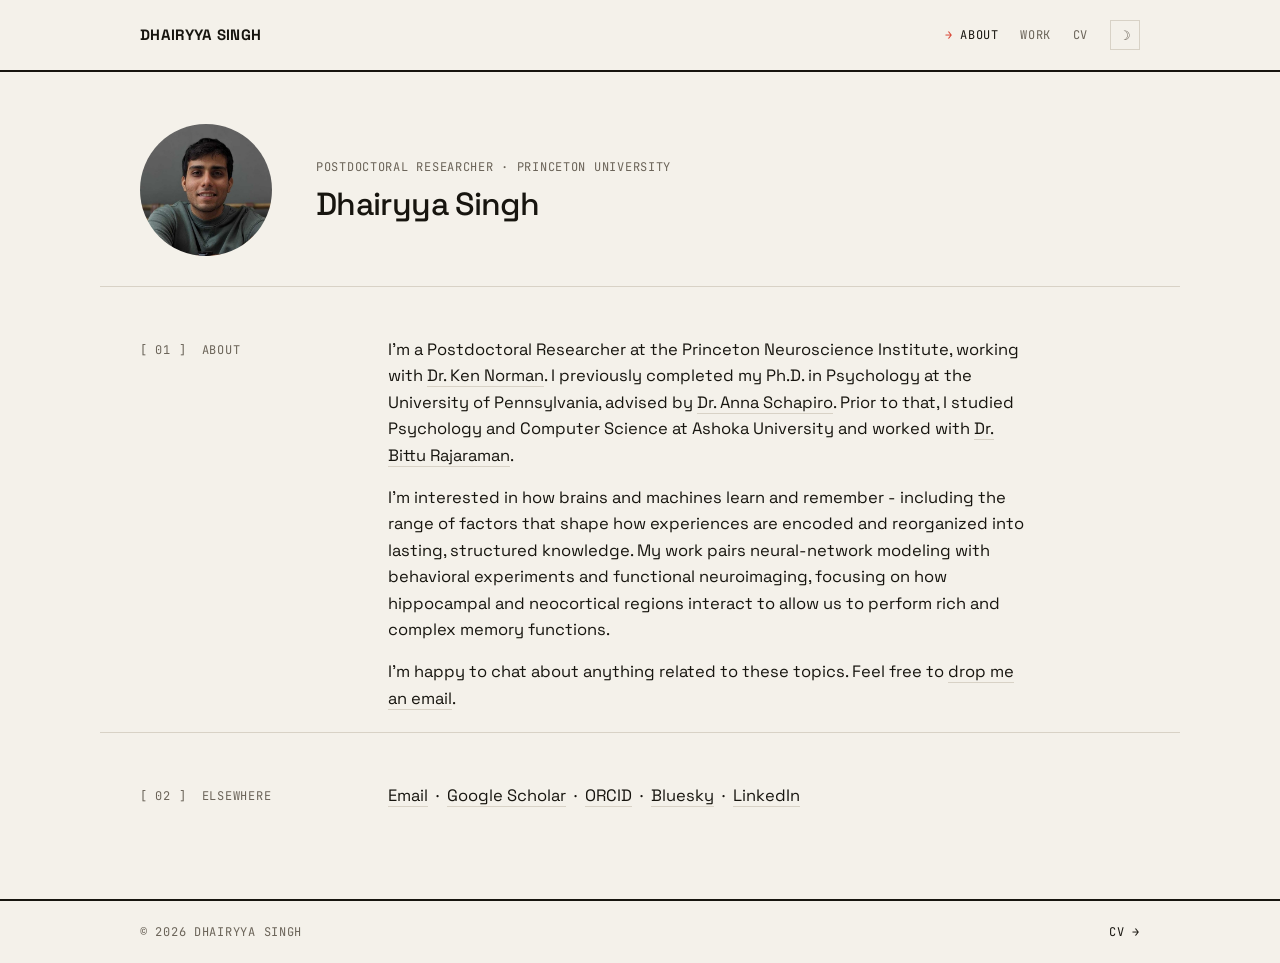
<file: index.html>
<!DOCTYPE html>
<html lang="en">
<head>
<meta charset="utf-8">
<meta name="viewport" content="width=device-width, initial-scale=1.0">
<!-- Google tag (gtag.js) -->
<script async src="https://www.googletagmanager.com/gtag/js?id=G-4NEB4MR0BH"></script>
<script>
  window.dataLayer = window.dataLayer || [];
  function gtag(){dataLayer.push(arguments);}
  gtag('js', new Date());
  gtag('config', 'G-4NEB4MR0BH');
</script>
<title>Dhairyya Singh</title>
<meta name="description" content="Postdoctoral Researcher.">
<link rel="preconnect" href="https://fonts.googleapis.com">
<link rel="preconnect" href="https://fonts.gstatic.com" crossorigin>
<link href="https://fonts.googleapis.com/css2?family=Space+Grotesk:wght@400;500;600;700&family=JetBrains+Mono:wght@400;500&display=swap" rel="stylesheet">
<link rel="stylesheet" href="style.css">
<link rel="icon" href="favicon.svg" type="image/svg+xml">
<link rel="alternate icon" href="favicon.ico" sizes="any">
<link rel="apple-touch-icon" href="apple-touch-icon.png">
<script>(function(){var s=localStorage.getItem('theme');document.documentElement.setAttribute('data-theme',s||'light');})();</script>
</head>
<body>

<header class="top">
  <div class="top-inner">
    <a class="brand" href="index.html">DHAIRYYA SINGH</a>
    <nav class="nav-links">
      <a href="index.html" class="active">About</a>
      <a href="publications.html">Work</a>
      <a href="cv.html">CV</a>
      <button id="theme-toggle" class="theme-toggle" aria-label="Toggle dark mode">☽</button>
    </nav>
  </div>
</header>

<main class="content">

<section class="hero">
  <div class="hero-row">
    <span class="portrait"><img src="images/profile.jpg" alt="Dhairyya Singh"></span>
    <div class="hero-main">
      <span class="kicker mono">Postdoctoral Researcher · Princeton University</span>
      <h1 class="name">Dhairyya Singh</h1>
    </div>
  </div>
</section>

<div class="grid">
  <div class="label mono">[ 01 ] &nbsp;About</div>
  <div class="body">
    <p>
      I'm a Postdoctoral Researcher at the Princeton Neuroscience Institute, working with 
      <a href="https://compmem.princeton.edu/">Dr. Ken Norman</a>.
      I previously completed my Ph.D. in Psychology at the University of Pennsylvania, advised by
      <a href="https://www.schapirolab.org/">Dr. Anna Schapiro</a>. 
      Prior to that, I studied Psychology and Computer Science at Ashoka University and worked with
      <a href="https://www.neuroethology.in/">Dr. Bittu Rajaraman</a>.
    </p>
    <p>
      I'm interested in how brains and machines learn and remember - including the range of factors
      that shape how experiences are encoded and reorganized into lasting, structured
      knowledge. My work pairs neural-network modeling with behavioral experiments and functional neuroimaging,
      focusing on how hippocampal and neocortical regions interact to allow us to perform rich and complex memory functions.
    </p>
    <p>
      I'm happy to chat about anything related to these topics. Feel free to
      <a href="mailto:dhairyya.singh@princeton.edu">drop me an email</a>.
    </p>
  </div>
</div>

<hr class="section-rule">

<div class="grid">
  <div class="label mono">[ 02 ] &nbsp;Elsewhere</div>
  <div class="body">
    <p>
      <a href="mailto:dhairyya.singh@princeton.edu">Email</a> &nbsp;·&nbsp;
      <a href="https://scholar.google.com/citations?user=8WJKr8sAAAAJ">Google Scholar</a> &nbsp;·&nbsp;
      <a href="https://orcid.org/0000-0002-3567-3059">ORCID</a> &nbsp;·&nbsp;
      <a href="https://bsky.app/profile/dhairyyasingh.bsky.social">Bluesky</a> &nbsp;·&nbsp;
      <a href="https://www.linkedin.com/in/dhairyya-singh-866b4a83/">LinkedIn</a>
    </p>
  </div>
</div>

</main>

<footer>
  <div class="foot-inner">
    <span class="mono">© 2026 Dhairyya Singh</span>
    <span class="mono"><a href="cv.html">CV →</a></span>
  </div>
</footer>

<script src="theme.js"></script>
</body>
</html>
</file>
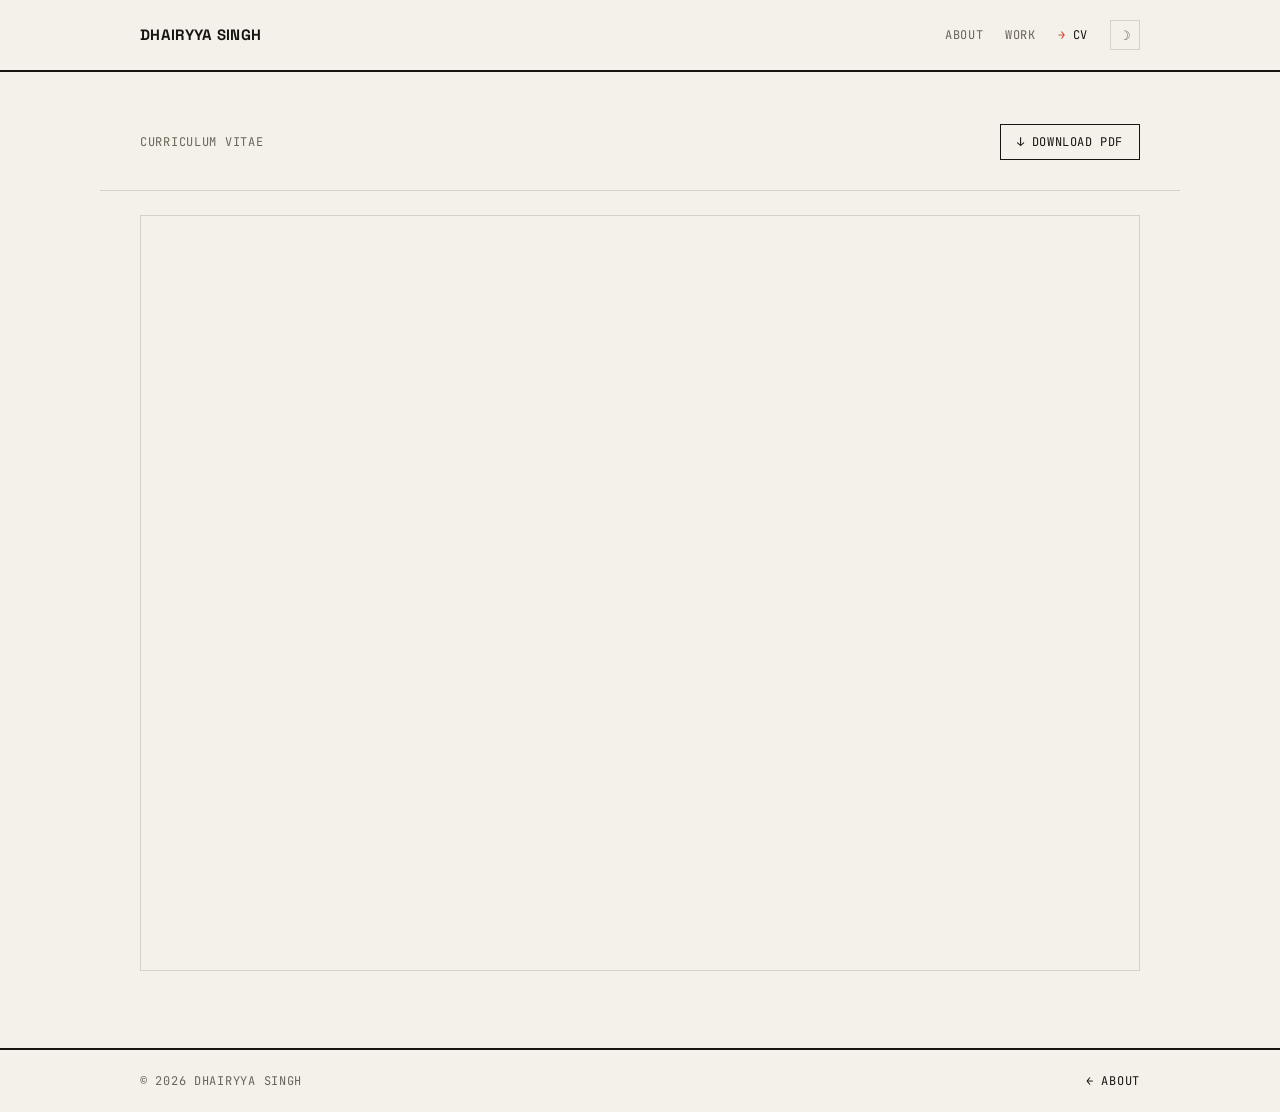
<file: cv.html>
<!DOCTYPE html>
<html lang="en">
<head>
<meta charset="utf-8">
<meta name="viewport" content="width=device-width, initial-scale=1.0">
<!-- Google tag (gtag.js) -->
<script async src="https://www.googletagmanager.com/gtag/js?id=G-4NEB4MR0BH"></script>
<script>
  window.dataLayer = window.dataLayer || [];
  function gtag(){dataLayer.push(arguments);}
  gtag('js', new Date());
  gtag('config', 'G-4NEB4MR0BH');
</script>
<title>CV — Dhairyya Singh</title>
<link rel="preconnect" href="https://fonts.googleapis.com">
<link rel="preconnect" href="https://fonts.gstatic.com" crossorigin>
<link href="https://fonts.googleapis.com/css2?family=Space+Grotesk:wght@400;500;600;700&family=JetBrains+Mono:wght@400;500&display=swap" rel="stylesheet">
<link rel="stylesheet" href="style.css">
<link rel="icon" href="favicon.svg" type="image/svg+xml">
<link rel="alternate icon" href="favicon.ico" sizes="any">
<link rel="apple-touch-icon" href="apple-touch-icon.png">
<script>(function(){var s=localStorage.getItem('theme');document.documentElement.setAttribute('data-theme',s||'light');})();</script>
</head>
<body>

<header class="top">
  <div class="top-inner">
    <a class="brand" href="index.html">DHAIRYYA SINGH</a>
    <nav class="nav-links">
      <a href="index.html">About</a>
      <a href="publications.html">Work</a>
      <a href="cv.html" class="active">CV</a>
      <button id="theme-toggle" class="theme-toggle" aria-label="Toggle dark mode">☽</button>
    </nav>
  </div>
</header>

<main class="content">

<section class="hero">
  <div class="hero-row">
    <div class="hero-main">
      <span class="kicker mono">Curriculum Vitae</span>
    </div>
    <a class="dl" href="files/Dhairyya_Singh_CV.pdf" download>↓ Download PDF</a>
  </div>
</section>

<div class="cv-frame">
  <iframe src="files/Dhairyya_Singh_CV.pdf#view=FitH" title="Dhairyya Singh CV">
    Your browser can't display the PDF inline.
    <a href="files/Dhairyya_Singh_CV.pdf">Download it here</a>.
  </iframe>
</div>

</main>

<footer>
  <div class="foot-inner">
    <span class="mono">© 2026 Dhairyya Singh</span>
    <span class="mono"><a href="index.html">← About</a></span>
  </div>
</footer>

<script src="theme.js"></script>
</body>
</html>
</file>
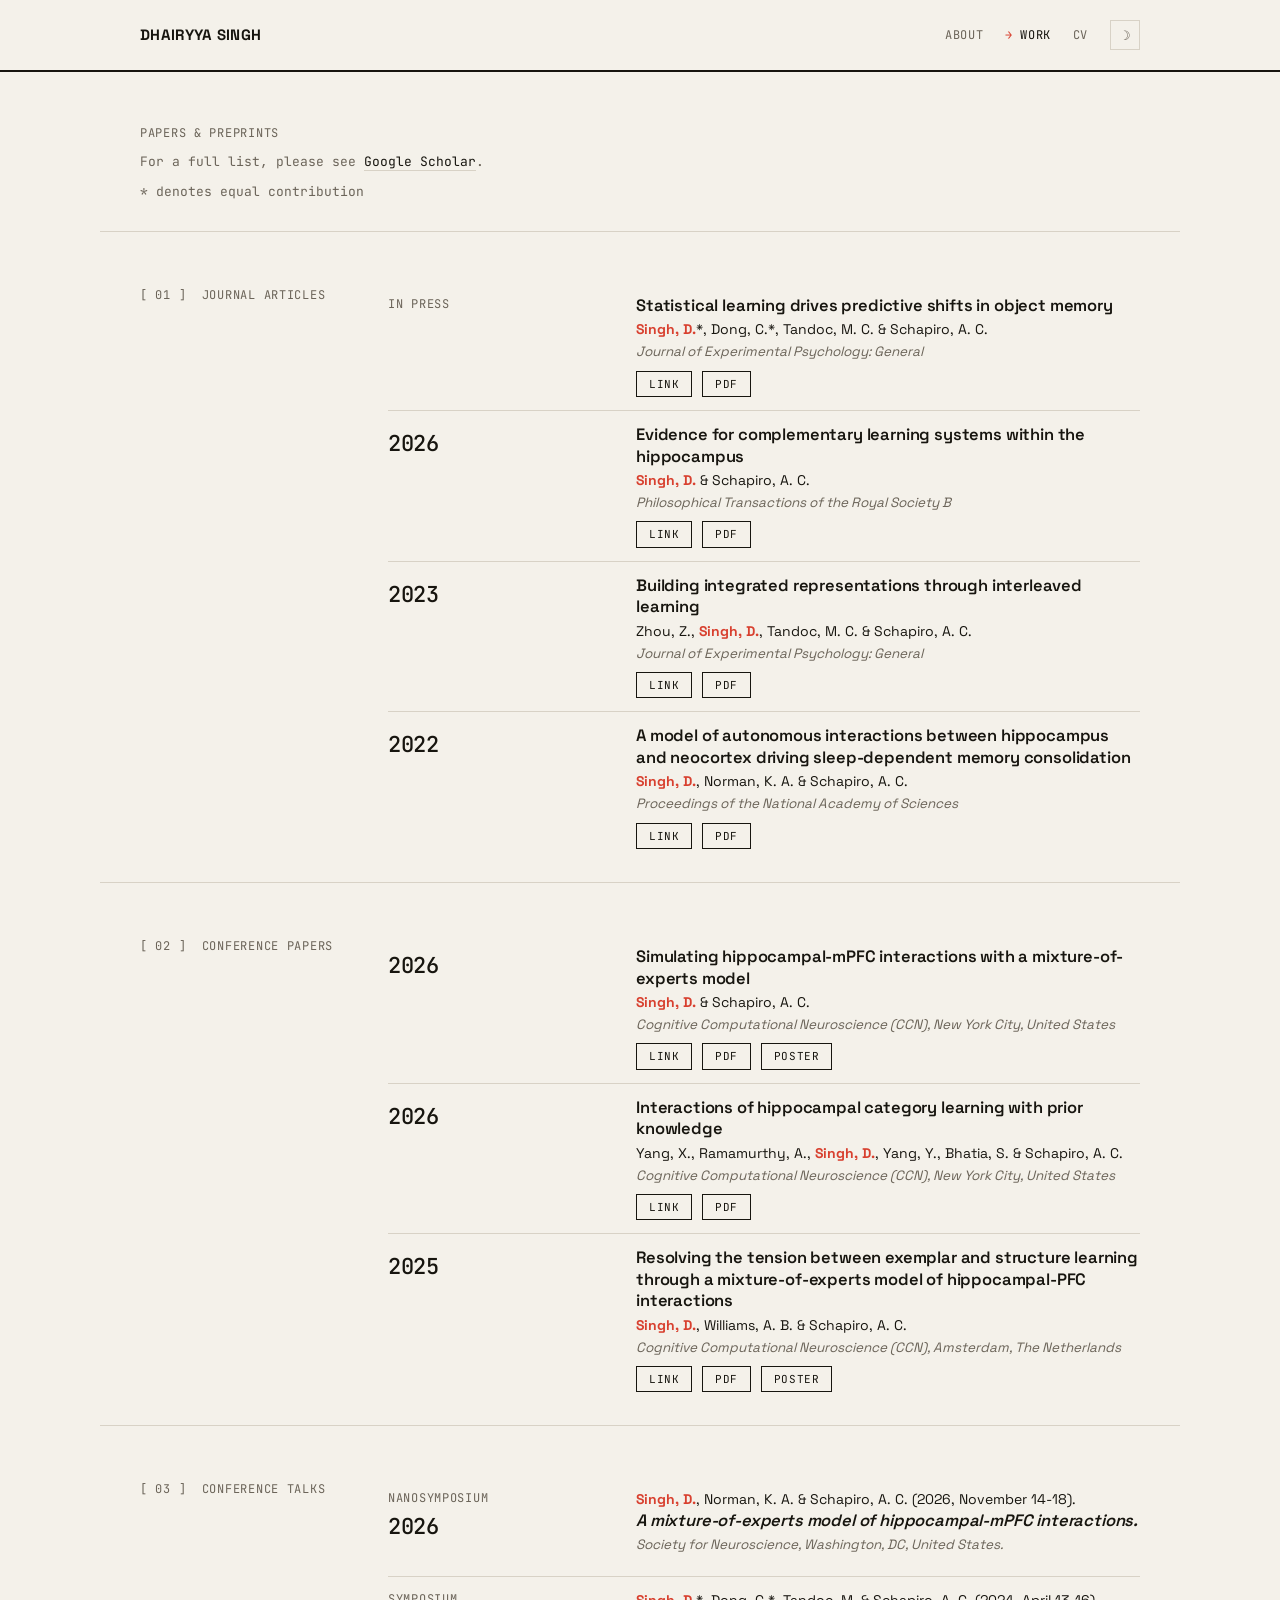
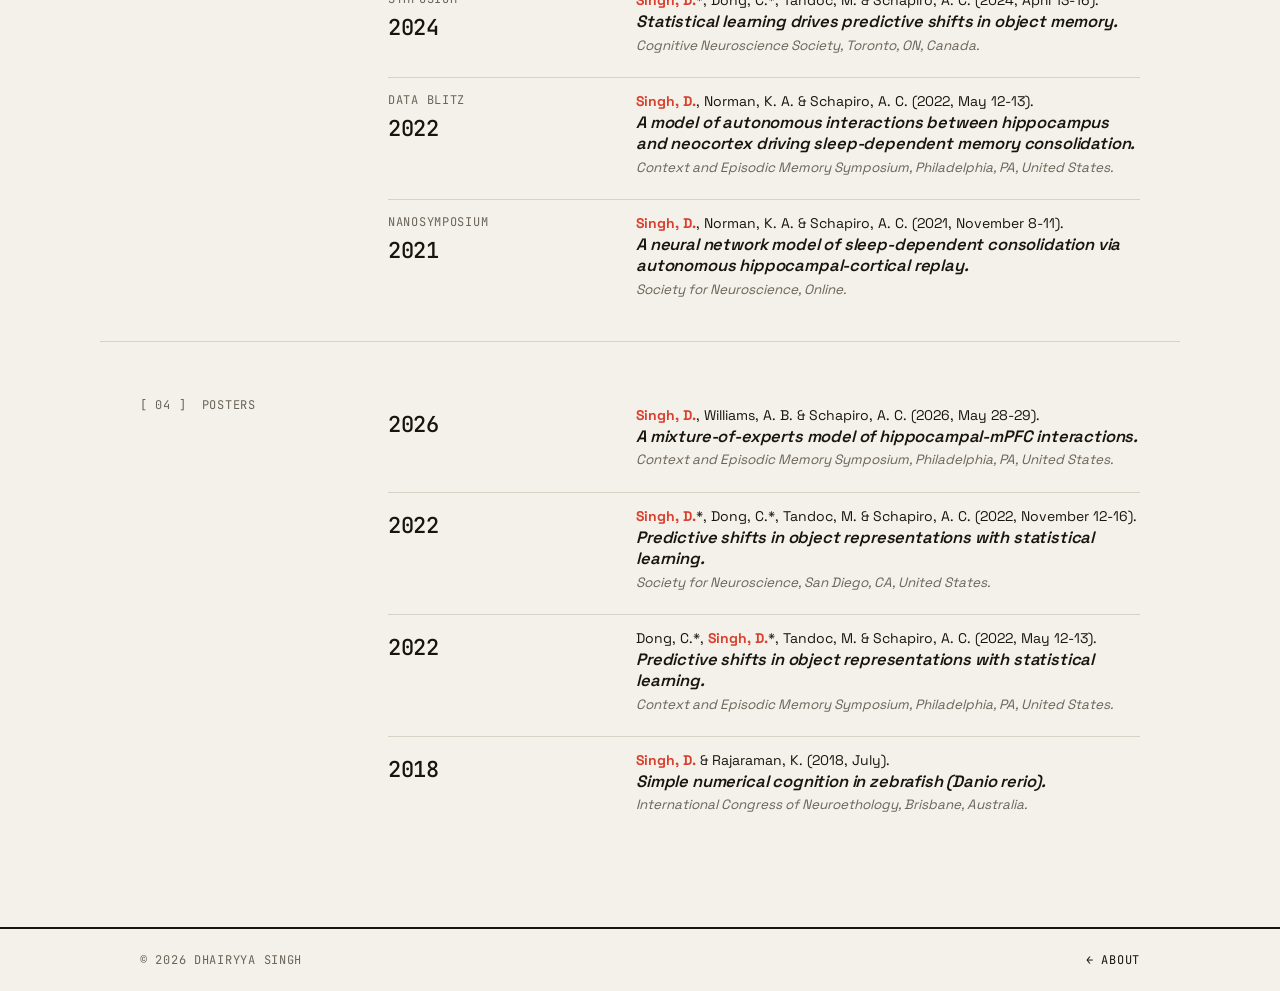
<file: publications.html>
<!DOCTYPE html>
<html lang="en">
<head>
<meta charset="utf-8">
<meta name="viewport" content="width=device-width, initial-scale=1.0">
<!-- Google tag (gtag.js) -->
<script async src="https://www.googletagmanager.com/gtag/js?id=G-4NEB4MR0BH"></script>
<script>
  window.dataLayer = window.dataLayer || [];
  function gtag(){dataLayer.push(arguments);}
  gtag('js', new Date());
  gtag('config', 'G-4NEB4MR0BH');
</script>
<title>Work — Dhairyya Singh</title>
<link rel="preconnect" href="https://fonts.googleapis.com">
<link rel="preconnect" href="https://fonts.gstatic.com" crossorigin>
<link href="https://fonts.googleapis.com/css2?family=Space+Grotesk:wght@400;500;600;700&family=JetBrains+Mono:wght@400;500&display=swap" rel="stylesheet">
<link rel="stylesheet" href="style.css">
<link rel="icon" href="favicon.svg" type="image/svg+xml">
<link rel="alternate icon" href="favicon.ico" sizes="any">
<link rel="apple-touch-icon" href="apple-touch-icon.png">
<script>(function(){var s=localStorage.getItem('theme');document.documentElement.setAttribute('data-theme',s||'light');})();</script>
</head>
<body>

<header class="top">
  <div class="top-inner">
    <a class="brand" href="index.html">DHAIRYYA SINGH</a>
    <nav class="nav-links">
      <a href="index.html">About</a>
      <a href="publications.html" class="active">Work</a>
      <a href="cv.html">CV</a>
      <button id="theme-toggle" class="theme-toggle" aria-label="Toggle dark mode">☽</button>
    </nav>
  </div>
</header>

<main class="content">

<section class="hero">
  <div class="hero-row">
    <div class="hero-main">
      <span class="kicker mono">Papers &amp; Preprints</span>
      <p class="note mono" style="text-transform:none;letter-spacing:0;">For a full list, please see <a href="https://scholar.google.com/citations?user=8WJKr8sAAAAJ">Google Scholar</a>.</p>
      <p class="note mono" style="text-transform:none;letter-spacing:0;">* denotes equal contribution</p>
    </div>
  </div>
</section>

<div class="grid">
  <div class="label mono">[ 01 ] &nbsp;Journal articles</div>
  <div class="body" style="max-width:none;">

    <div class="pub">
      <div class="idx mono">In press</div>
      <div>
        <span class="title">Statistical learning drives predictive shifts in object memory</span>
        <span class="authors"><span class="me">Singh, D.</span>*, Dong, C.*, Tandoc, M. C. &amp; Schapiro, A. C.</span>
        <span class="venue">Journal of Experimental Psychology: General</span>
        <span class="btns"><a href="https://doi.org/10.31234/osf.io/yuxb6_v1">Link</a><a href="files/pdfs/singh-2025-statistical-learning.pdf">PDF</a></span>
      </div>
    </div>

    <div class="pub">
      <div class="idx mono"><span class="year">2026</span></div>
      <div>
        <span class="title">Evidence for complementary learning systems within the hippocampus</span>
        <span class="authors"><span class="me">Singh, D.</span> &amp; Schapiro, A. C.</span>
        <span class="venue">Philosophical Transactions of the Royal Society B</span>
        <span class="btns"><a href="https://doi.org/10.1098/rstb.2025.0243">Link</a><a href="files/pdfs/singh-2025-cls-hippocampus.pdf">PDF</a></span>
      </div>
    </div>

    <div class="pub">
      <div class="idx mono"><span class="year">2023</span></div>
      <div>
        <span class="title">Building integrated representations through interleaved learning</span>
        <span class="authors">Zhou, Z., <span class="me">Singh, D.</span>, Tandoc, M. C. &amp; Schapiro, A. C.</span>
        <span class="venue">Journal of Experimental Psychology: General</span>
        <span class="btns"><a href="https://doi.org/10.1037/xge0001415">Link</a><a href="files/pdfs/zhou-2023-interleaved.pdf">PDF</a></span>
      </div>
    </div>

    <div class="pub">
      <div class="idx mono"><span class="year">2022</span></div>
      <div>
        <span class="title">A model of autonomous interactions between hippocampus and neocortex driving sleep-dependent memory consolidation</span>
        <span class="authors"><span class="me">Singh, D.</span>, Norman, K. A. &amp; Schapiro, A. C.</span>
        <span class="venue">Proceedings of the National Academy of Sciences</span>
        <span class="btns"><a href="https://doi.org/10.1073/pnas.2123432119">Link</a><a href="files/pdfs/singh-2022-pnas-consolidation.pdf">PDF</a></span>
      </div>
    </div>

  </div>
</div>

<hr class="section-rule">

<div class="grid">
  <div class="label mono">[ 02 ] &nbsp;Conference papers</div>
  <div class="body" style="max-width:none;">

    <div class="pub">
      <div class="idx mono"><span class="year">2026</span></div>
      <div>
        <span class="title">Simulating hippocampal-mPFC interactions with a mixture-of-experts model</span>
        <span class="authors"><span class="me">Singh, D.</span> &amp; Schapiro, A. C.</span>
        <span class="venue">Cognitive Computational Neuroscience (CCN), New York City, United States</span>
        <span class="btns"><a href="https://2026.ccneuro.org/poster/?id=su5Vo6RfLB">Link</a><a href="files/pdfs/singh-2026-ccn-moe.pdf">PDF</a><a href="files/pdfs/singh-2026-ccn-poster.pdf">Poster</a></span>
      </div>
    </div>

    <div class="pub">
      <div class="idx mono"><span class="year">2026</span></div>
      <div>
        <span class="title">Interactions of hippocampal category learning with prior knowledge</span>
        <span class="authors">Yang, X., Ramamurthy, A., <span class="me">Singh, D.</span>, Yang, Y., Bhatia, S. &amp; Schapiro, A. C.</span>
        <span class="venue">Cognitive Computational Neuroscience (CCN), New York City, United States</span>
        <span class="btns"><a href="https://openreview.net/pdf?id=imOFCx7PW5">Link</a><a href="files/pdfs/yang-2026-hippocampal-category-learning.pdf">PDF</a></span>
      </div>
    </div>

    <div class="pub">
      <div class="idx mono"><span class="year">2025</span></div>
      <div>
        <span class="title">Resolving the tension between exemplar and structure learning through a mixture-of-experts model of hippocampal-PFC interactions</span>
        <span class="authors"><span class="me">Singh, D.</span>, Williams, A. B. &amp; Schapiro, A. C.</span>
        <span class="venue">Cognitive Computational Neuroscience (CCN), Amsterdam, The Netherlands</span>
        <span class="btns"><a href="https://2025.ccneuro.org/abstract_pdf/Singh_2025_Resolving_tension_exemplar_structure_learning_mixture-of-experts.pdf">Link</a><a href="files/pdfs/singh-2025-ccn-moe.pdf">PDF</a><a href="files/pdfs/singh-2025-ccn-poster.pdf">Poster</a></span>
      </div>
    </div>

  </div>
</div>

<hr class="section-rule">

<div class="grid">
  <div class="label mono">[ 03 ] &nbsp;Conference talks</div>
  <div class="body" style="max-width:none;">

    <div class="pub">
      <div class="idx mono">Nanosymposium<span class="year">2026</span></div>
      <div>
        <span class="authors"><span class="me">Singh, D.</span>, Norman, K. A. &amp; Schapiro, A. C. (2026, November 14-18).</span>
        <span class="title"><em>A mixture-of-experts model of hippocampal-mPFC interactions.</em></span>
        <span class="venue">Society for Neuroscience, Washington, DC, United States.</span>
      </div>
    </div>

    <div class="pub">
      <div class="idx mono">Symposium<span class="year">2024</span></div>
      <div>
        <span class="authors"><span class="me">Singh, D.</span>*, Dong, C.*, Tandoc, M. &amp; Schapiro, A. C. (2024, April 13-16).</span>
        <span class="title"><em>Statistical learning drives predictive shifts in object memory.</em></span>
        <span class="venue">Cognitive Neuroscience Society, Toronto, ON, Canada.</span>
      </div>
    </div>

    <div class="pub">
      <div class="idx mono">Data blitz<span class="year">2022</span></div>
      <div>
        <span class="authors"><span class="me">Singh, D.</span>, Norman, K. A. &amp; Schapiro, A. C. (2022, May 12-13).</span>
        <span class="title"><em>A model of autonomous interactions between hippocampus and neocortex driving sleep-dependent memory consolidation.</em></span>
        <span class="venue">Context and Episodic Memory Symposium, Philadelphia, PA, United States.</span>
      </div>
    </div>

    <div class="pub">
      <div class="idx mono">Nanosymposium<span class="year">2021</span></div>
      <div>
        <span class="authors"><span class="me">Singh, D.</span>, Norman, K. A. &amp; Schapiro, A. C. (2021, November 8-11).</span>
        <span class="title"><em>A neural network model of sleep-dependent consolidation via autonomous hippocampal-cortical replay.</em></span>
        <span class="venue">Society for Neuroscience, Online.</span>
      </div>
    </div>

  </div>
</div>

<hr class="section-rule">

<div class="grid">
  <div class="label mono">[ 04 ] &nbsp;Posters</div>
  <div class="body" style="max-width:none;">

    <div class="pub">
      <div class="idx mono"><span class="year">2026</span></div>
      <div>
        <span class="authors"><span class="me">Singh, D.</span>, Williams, A. B. &amp; Schapiro, A. C. (2026, May 28-29).</span>
        <span class="title"><em>A mixture-of-experts model of hippocampal-mPFC interactions.</em></span>
        <span class="venue">Context and Episodic Memory Symposium, Philadelphia, PA, United States.</span>
      </div>
    </div>

    <div class="pub">
      <div class="idx mono"><span class="year">2022</span></div>
      <div>
        <span class="authors"><span class="me">Singh, D.</span>*, Dong, C.*, Tandoc, M. &amp; Schapiro, A. C. (2022, November 12-16).</span>
        <span class="title"><em>Predictive shifts in object representations with statistical learning.</em></span>
        <span class="venue">Society for Neuroscience, San Diego, CA, United States.</span>
      </div>
    </div>

    <div class="pub">
      <div class="idx mono"><span class="year">2022</span></div>
      <div>
        <span class="authors">Dong, C.*, <span class="me">Singh, D.</span>*, Tandoc, M. &amp; Schapiro, A. C. (2022, May 12-13).</span>
        <span class="title"><em>Predictive shifts in object representations with statistical learning.</em></span>
        <span class="venue">Context and Episodic Memory Symposium, Philadelphia, PA, United States.</span>
      </div>
    </div>

    <div class="pub">
      <div class="idx mono"><span class="year">2018</span></div>
      <div>
        <span class="authors"><span class="me">Singh, D.</span> &amp; Rajaraman, K. (2018, July).</span>
        <span class="title"><em>Simple numerical cognition in zebrafish (Danio rerio).</em></span>
        <span class="venue">International Congress of Neuroethology, Brisbane, Australia.</span>
      </div>
    </div>

  </div>
</div>

</main>

<footer>
  <div class="foot-inner">
    <span class="mono">© 2026 Dhairyya Singh</span>
    <span class="mono"><a href="index.html">← About</a></span>
  </div>
</footer>

<script src="theme.js"></script>
</body>
</html>
</file>
<file: style.css>
:root {
  --ink: #17150f;
  --paper: #f4f1ea;
  --muted: #6b6459;
  --faint: #a49c8e;
  --rule: #d8d2c6;
  --accent: #d8402f;
  --card: #ece7dd;
}
html[data-theme="dark"] {
  --ink: #ece7db;
  --paper: #16150f;
  --muted: #9a9284;
  --faint: #5f5849;
  --rule: #2e2b23;
  --accent: #ff5a45;
  --card: #1e1c15;
}
* { box-sizing: border-box; }
html { scroll-behavior: smooth; }
body {
  margin: 0;
  min-height: 100vh;
  display: flex;
  flex-direction: column;
  font-family: "Space Grotesk", "Helvetica Neue", Arial, sans-serif;
  color: var(--ink);
  background: var(--paper);
  line-height: 1.5;
  font-size: 16px;
  -webkit-font-smoothing: antialiased;
  transition: background 0.2s ease, color 0.2s ease;
}
.content { flex: 1 0 auto; padding-bottom: 70px; }
a { color: var(--ink); text-decoration: none; border-bottom: 1px solid var(--rule); }
a:hover { color: var(--accent); border-color: var(--accent); }

.mono {
  font-family: "JetBrains Mono", "SFMono-Regular", Consolas, monospace;
  font-size: 12px;
  letter-spacing: 0.06em;
  text-transform: uppercase;
  color: var(--muted);
}

.wrap { max-width: 1080px; margin: 0 auto; padding: 0 40px; }

/* ---- Masthead ---- */
header.top {
  border-bottom: 2px solid var(--ink);
}
.top-inner {
  max-width: 1080px;
  margin: 0 auto;
  padding: 20px 40px;
  display: flex;
  align-items: center;
  justify-content: space-between;
  gap: 20px;
}
.brand {
  font-weight: 700;
  font-size: 15px;
  letter-spacing: 0.02em;
  border: none;
  color: var(--ink);
}
.brand:hover { color: var(--accent); }
.nav-links { display: flex; align-items: center; gap: 22px; }
.nav-links a {
  border: none;
  font-family: "JetBrains Mono", monospace;
  font-size: 12px;
  letter-spacing: 0.05em;
  text-transform: uppercase;
  color: var(--muted);
}
.nav-links a:hover { color: var(--accent); }
.nav-links a.active { color: var(--ink); }
.nav-links a.active::before { content: "→ "; color: var(--accent); }

.theme-toggle {
  background: none;
  border: 1px solid var(--rule);
  color: var(--muted);
  border-radius: 0;
  width: 30px;
  height: 30px;
  cursor: pointer;
  font-size: 13px;
  display: inline-flex;
  align-items: center;
  justify-content: center;
}
.theme-toggle:hover { color: var(--accent); border-color: var(--accent); }

/* ---- Hero ---- */
.hero {
  padding: 52px 40px 30px;
  max-width: 1080px;
  margin: 0 auto;
  border-bottom: 1px solid var(--rule);
}
.hero .hero-row {
  display: flex;
  justify-content: flex-start;
  align-items: center;
  gap: 44px;
}
.hero .hero-main { flex: 0 1 auto; min-width: 0; }
.hero .portrait {
  position: relative;
  width: 132px;
  height: 132px;
  border-radius: 50%;
  overflow: hidden;
  display: block;
  flex-shrink: 0;
}
.hero .portrait img {
  width: 100%;
  height: 100%;
  object-fit: cover;
  display: block;
}
.hero .kicker { display: block; }
.hero .name {
  margin: 12px 0 0;
  font-size: 32px;
  font-weight: 500;
  letter-spacing: -0.02em;
  line-height: 1.05;
}
.hero .lead {
  margin: 14px 0 0;
  max-width: 46ch;
  font-size: 22px;
  line-height: 1.35;
  letter-spacing: -0.01em;
  font-weight: 500;
}
.hero .lead .accent { color: var(--accent); }
.hero .note { margin-top: 10px; }
.hero .dl {
  font-family: "JetBrains Mono", monospace;
  font-size: 12px;
  text-transform: uppercase;
  letter-spacing: 0.05em;
  border: 1px solid var(--ink);
  padding: 8px 16px;
  color: var(--ink);
  flex-shrink: 0;
  white-space: nowrap;
  margin-left: auto;
}
.hero .dl:hover { background: var(--ink); color: var(--paper); }

/* ---- Content grid ---- */
.grid {
  max-width: 1080px;
  margin: 0 auto;
  padding: 50px 40px 20px;
  display: grid;
  grid-template-columns: 200px 1fr;
  gap: 48px;
}
.grid .label { padding-top: 4px; }
.grid .body { max-width: 640px; }
.grid .body p { margin: 0 0 16px; font-size: 16.5px; line-height: 1.6; }
.grid .body p:last-child { margin-bottom: 0; }

.section-rule { border: none; border-top: 1px solid var(--rule); max-width: 1080px; margin: 0 auto; }

/* ---- Publications ---- */
.pub {
  display: grid;
  grid-template-columns: 200px 1fr;
  gap: 48px;
  padding: 13px 0;
  border-top: 1px solid var(--rule);
}
.pub:first-of-type { border-top: none; }
.pub .idx { }
.pub .idx .year { display: block; font-size: 22px; color: var(--ink); letter-spacing: -0.02em; font-weight: 500; margin-top: 3px; }
.pub .title { font-weight: 600; font-size: 16.5px; line-height: 1.3; letter-spacing: -0.01em; display: block; margin-bottom: 3px; }
.pub .authors { display: block; color: var(--ink); font-size: 14px; }
.pub .me { color: var(--accent); font-weight: 700; }
.pub .venue { display: block; color: var(--muted); font-size: 13.5px; font-style: italic; margin: 2px 0 8px; }
.pub .btns { display: flex; gap: 10px; flex-wrap: wrap; }
.pub .btns a {
  font-family: "JetBrains Mono", monospace;
  font-size: 11px;
  letter-spacing: 0.05em;
  text-transform: uppercase;
  border: 1px solid var(--ink);
  padding: 4px 12px;
  color: var(--ink);
}
.pub .btns a:hover { background: var(--ink); color: var(--paper); border-color: var(--ink); }

.pagehead {
  max-width: 1080px;
  margin: 0 auto;
  padding: 56px 40px 30px;
  border-bottom: 1px solid var(--rule);
}
.pagehead h1 {
  font-size: clamp(40px, 7vw, 72px);
  line-height: 0.95;
  font-weight: 700;
  letter-spacing: -0.03em;
  margin: 14px 0 0;
}
.note { color: var(--muted); font-size: 13px; margin: 18px 0 0; }

/* ---- CV ---- */
.cv-head {
  max-width: 1080px;
  margin: 0 auto;
  padding: 56px 40px 24px;
  display: flex;
  justify-content: space-between;
  align-items: flex-end;
  flex-wrap: wrap;
  gap: 16px;
  border-bottom: 1px solid var(--rule);
}
.cv-head h1 {
  font-size: clamp(40px, 7vw, 72px);
  letter-spacing: -0.03em;
  font-weight: 700;
  margin: 14px 0 0;
}
.cv-head a.dl {
  font-family: "JetBrains Mono", monospace;
  font-size: 12px;
  text-transform: uppercase;
  letter-spacing: 0.05em;
  border: 1px solid var(--ink);
  padding: 8px 16px;
  color: var(--ink);
}
.cv-head a.dl:hover { background: var(--ink); color: var(--paper); }
.cv-frame {
  display: block;
  width: 100%;
  max-width: 1080px;
  margin: 24px auto 0;
  padding: 0 40px;
}
.cv-frame iframe {
  width: 100%;
  height: 84vh;
  border: 1px solid var(--rule);
}

/* ---- Footer ---- */
footer {
  border-top: 2px solid var(--ink);
}
.foot-inner {
  max-width: 1080px;
  margin: 0 auto;
  padding: 22px 40px;
  display: flex;
  justify-content: space-between;
  flex-wrap: wrap;
  gap: 12px;
}
.foot-inner a { border: none; }
.foot-inner a:hover { color: var(--accent); }

@media (max-width: 720px) {
  .wrap, .top-inner, .hero, .grid, .pagehead, .cv-head, .foot-inner { padding-left: 22px; padding-right: 22px; }
  .cv-frame { padding: 0 22px; }
  .grid { grid-template-columns: 1fr; gap: 16px; }
  .grid .label { padding-top: 0; }
  .pub { grid-template-columns: 1fr; gap: 8px; }
  .pub .idx .year { font-size: 20px; margin-top: 0; }
  .nav-links { gap: 14px; }
  .cv-frame iframe { height: 74vh; }
}
</file>
